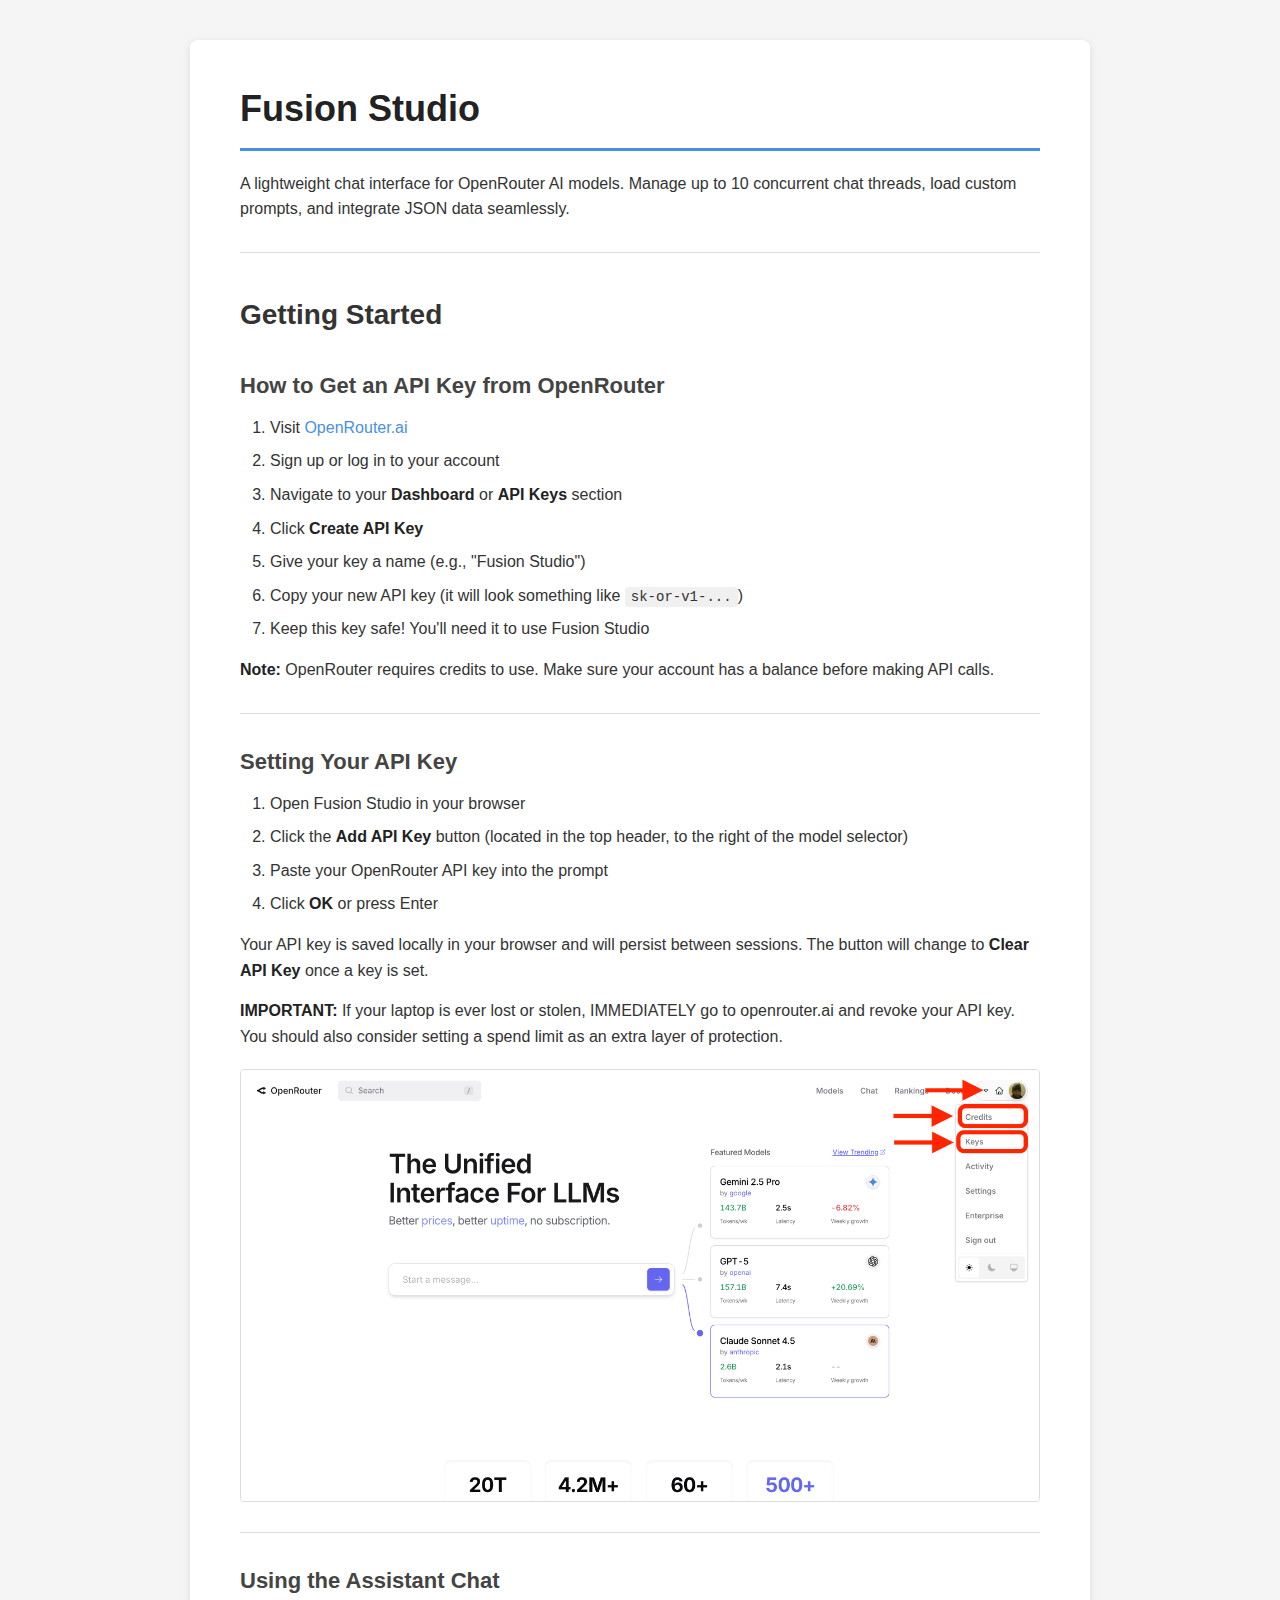
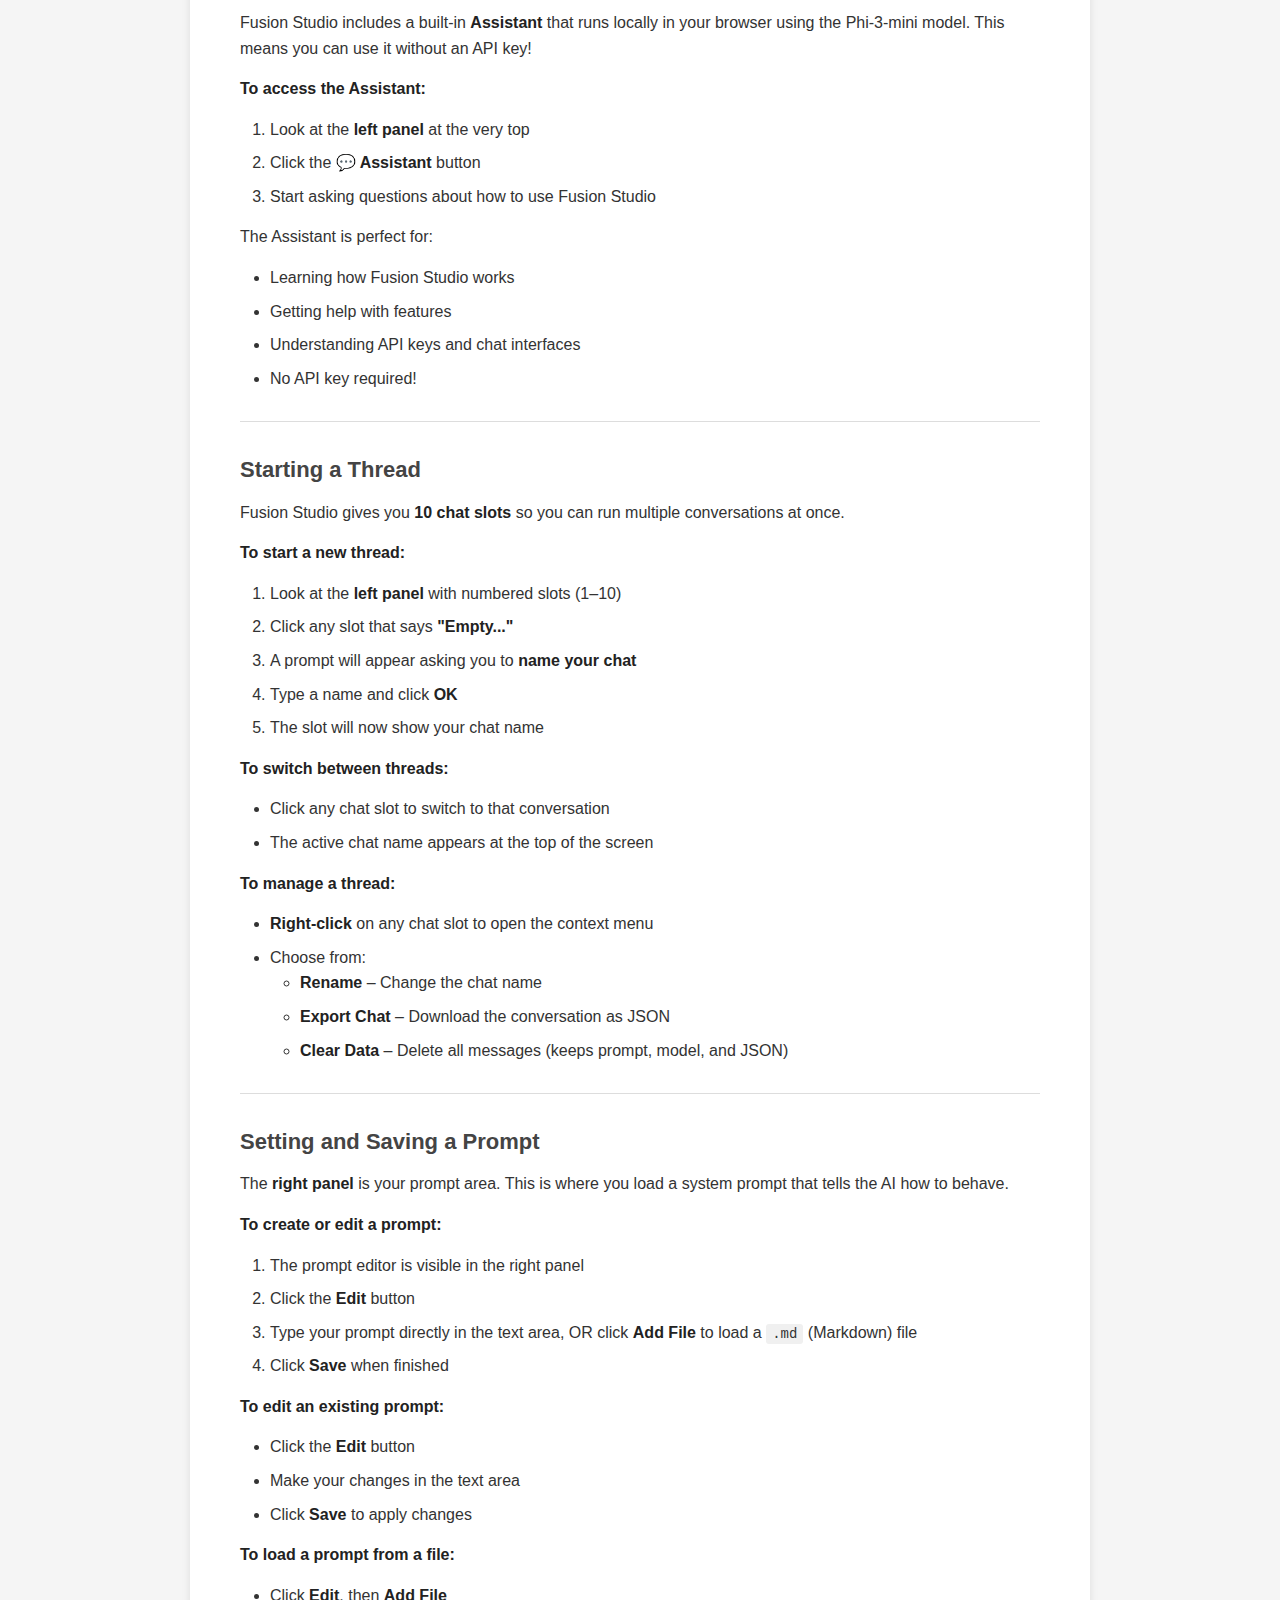
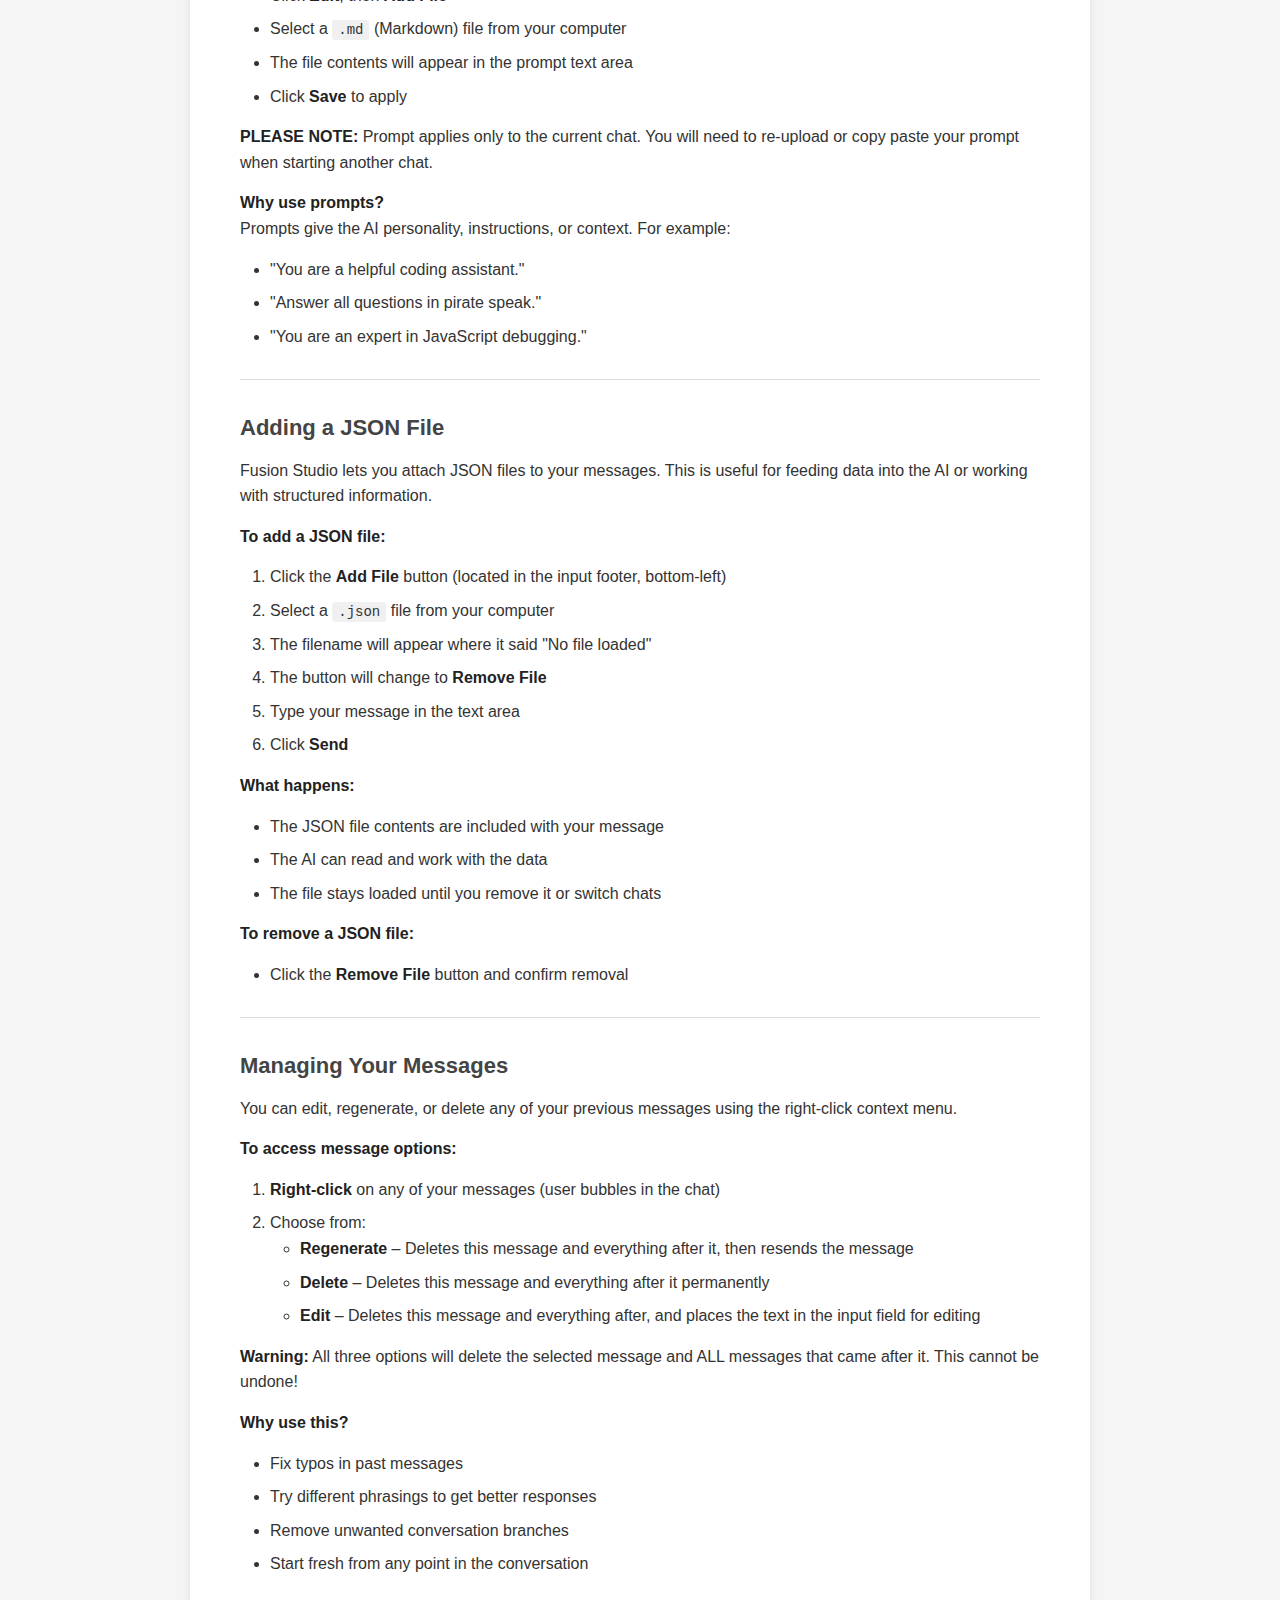
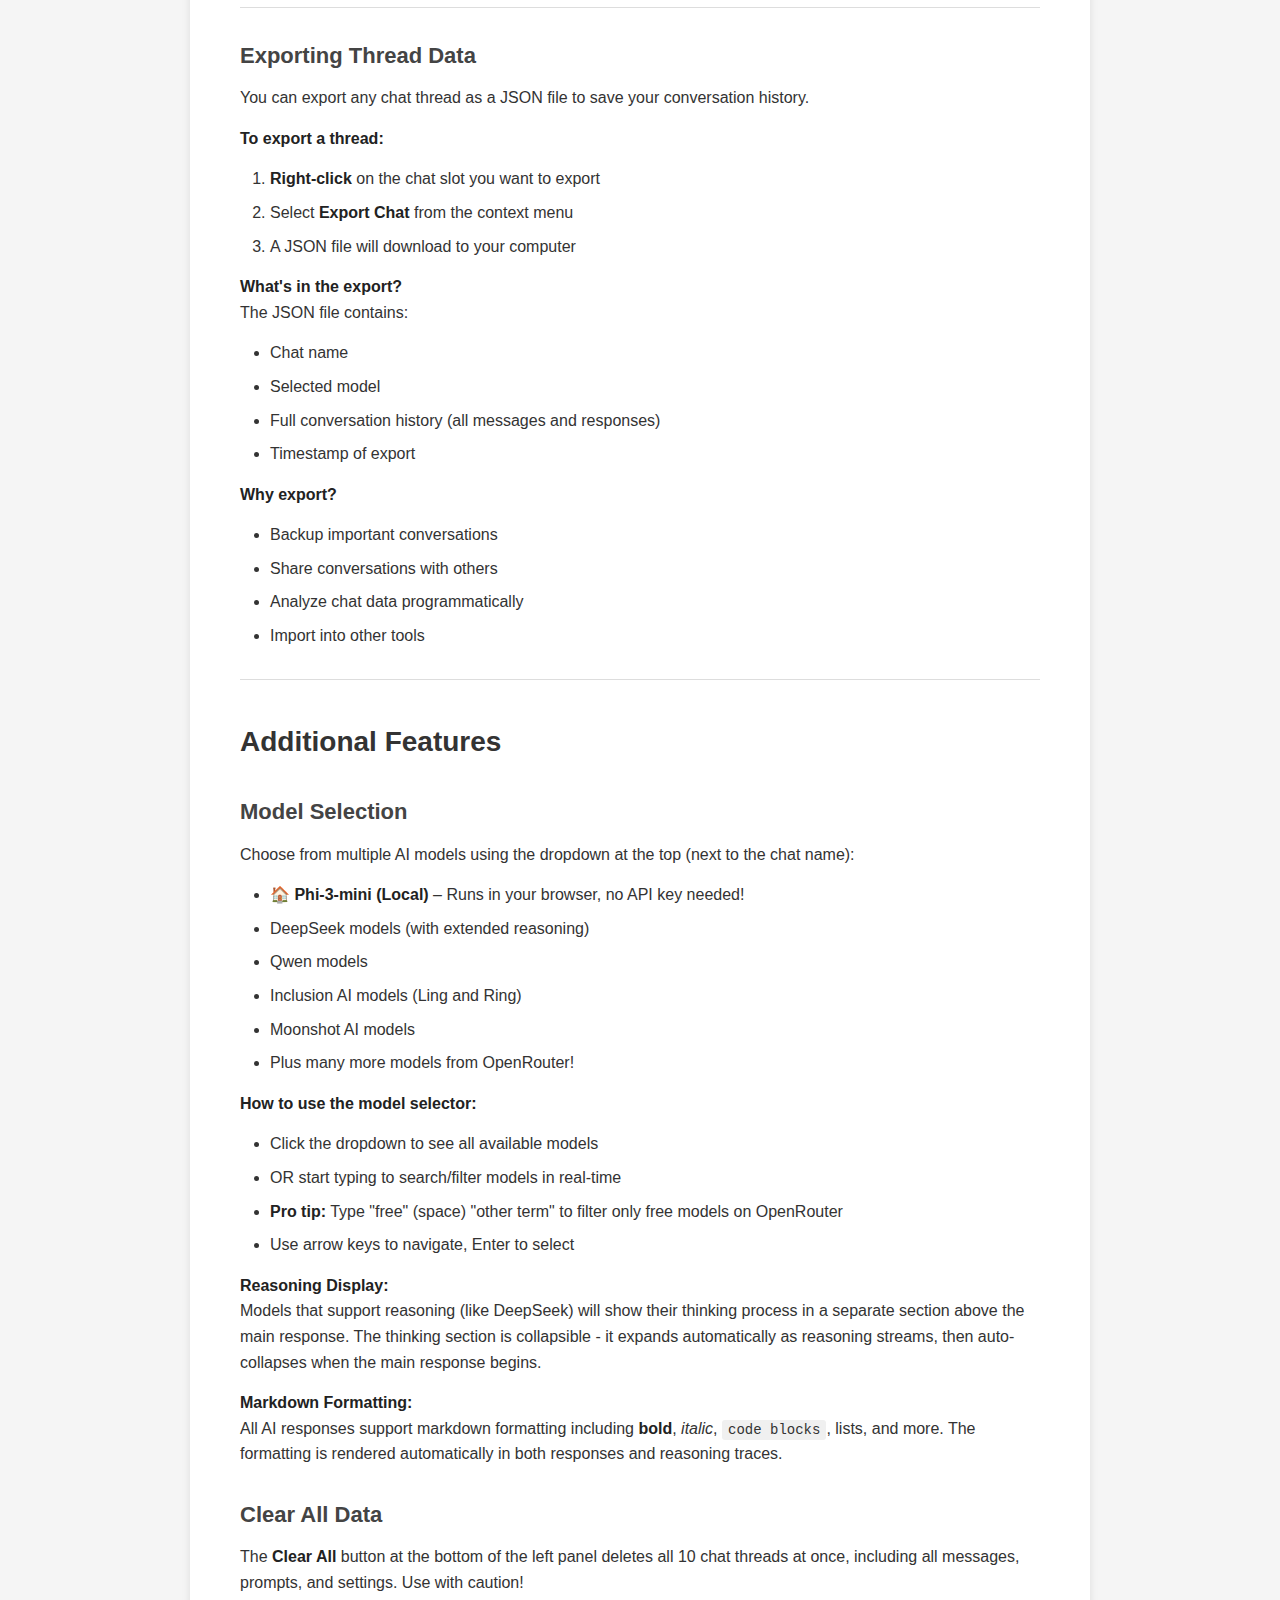
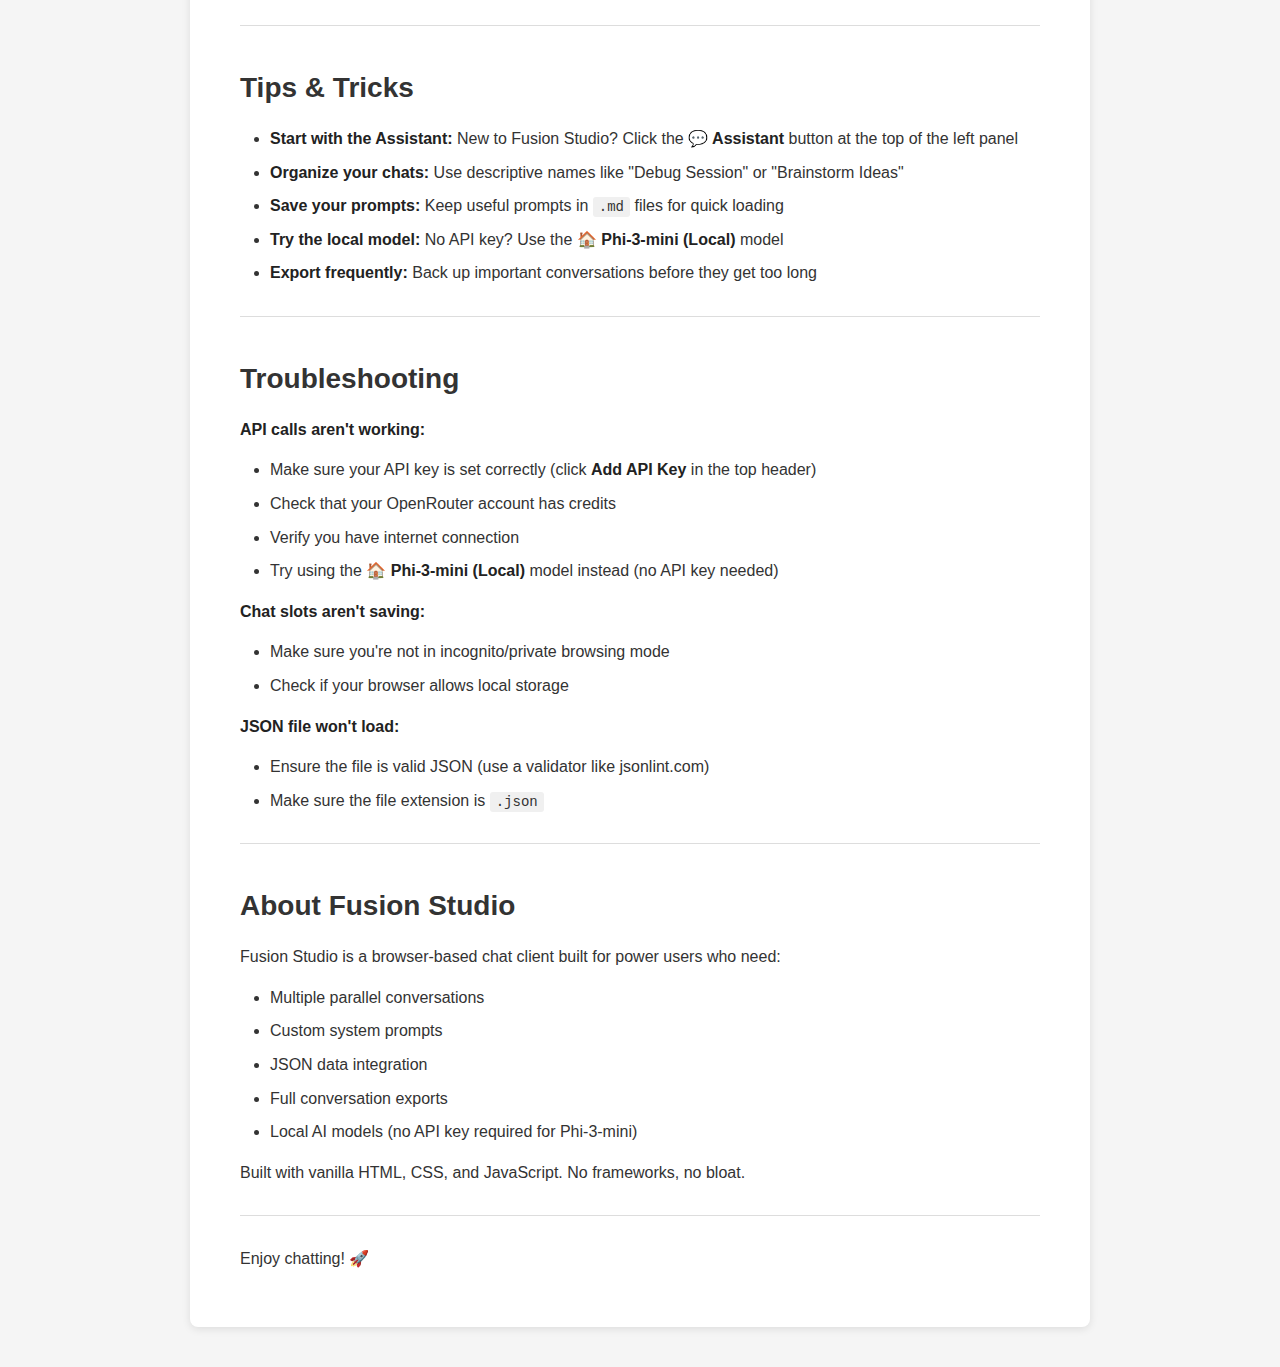
<file: readme.html>
<!DOCTYPE html>
<html lang="en">
<head>
    <meta charset="UTF-8">
    <meta name="viewport" content="width=device-width, initial-scale=1.0">
    <title>Fusion Studio - README</title>
    <style>
        * {
            margin: 0;
            padding: 0;
            box-sizing: border-box;
        }
        
        body {
            font-family: -apple-system, BlinkMacSystemFont, 'Segoe UI', Arial, sans-serif;
            line-height: 1.6;
            color: #333;
            background-color: #f5f5f5;
            padding: 40px 20px;
        }
        
        .container {
            max-width: 900px;
            margin: 0 auto;
            background: white;
            padding: 40px 50px;
            border-radius: 8px;
            box-shadow: 0 2px 8px rgba(0,0,0,0.1);
        }
        
        h1 {
            font-size: 36px;
            margin-bottom: 20px;
            color: #222;
            border-bottom: 3px solid #4a90e2;
            padding-bottom: 10px;
        }
        
        h2 {
            font-size: 28px;
            margin-top: 40px;
            margin-bottom: 15px;
            color: #333;
        }
        
        h3 {
            font-size: 22px;
            margin-top: 30px;
            margin-bottom: 12px;
            color: #444;
        }
        
        p {
            margin-bottom: 15px;
        }
        
        ul, ol {
            margin-left: 30px;
            margin-bottom: 15px;
        }
        
        li {
            margin-bottom: 8px;
        }
        
        code {
            background-color: #f0f0f0;
            padding: 2px 6px;
            border-radius: 3px;
            font-family: 'Courier New', monospace;
            font-size: 14px;
        }
        
        strong {
            font-weight: 600;
            color: #222;
        }
        
        a {
            color: #4a90e2;
            text-decoration: none;
        }
        
        a:hover {
            text-decoration: underline;
        }
        
        hr {
            border: none;
            border-top: 1px solid #ddd;
            margin: 30px 0;
        }
        
        img {
            max-width: 100%;
            height: auto;
            display: block;
            margin: 20px 0;
            border: 1px solid #ddd;
            border-radius: 4px;
        }
    </style>
</head>
<body>
    <div class="container">
        <h1>Fusion Studio</h1>
        <p>A lightweight chat interface for OpenRouter AI models. Manage up to 10 concurrent chat threads, load custom prompts, and integrate JSON data seamlessly.</p>
        
        <hr>
        
        <h2>Getting Started</h2>
        
        <h3>How to Get an API Key from OpenRouter</h3>
        <ol>
            <li>Visit <a href="https://openrouter.ai/" target="_blank">OpenRouter.ai</a></li>
            <li>Sign up or log in to your account</li>
            <li>Navigate to your <strong>Dashboard</strong> or <strong>API Keys</strong> section</li>
            <li>Click <strong>Create API Key</strong></li>
            <li>Give your key a name (e.g., "Fusion Studio")</li>
            <li>Copy your new API key (it will look something like <code>sk-or-v1-...</code>)</li>
            <li>Keep this key safe! You'll need it to use Fusion Studio</li>
        </ol>
        <p><strong>Note:</strong> OpenRouter requires credits to use. Make sure your account has a balance before making API calls.</p>
        
        <hr>
        
        <h3>Setting Your API Key</h3>
        <ol>
            <li>Open Fusion Studio in your browser</li>
            <li>Click the <strong>Add API Key</strong> button (located in the top header, to the right of the model selector)</li>
            <li>Paste your OpenRouter API key into the prompt</li>
            <li>Click <strong>OK</strong> or press Enter</li>
        </ol>
        <p>Your API key is saved locally in your browser and will persist between sessions. The button will change to <strong>Clear API Key</strong> once a key is set.</p>
        <p><strong>IMPORTANT:</strong> If your laptop is ever lost or stolen, IMMEDIATELY go to openrouter.ai and revoke your API key. You should also consider setting a spend limit as an extra layer of protection.</p>
        
        <img src="images/image.png" alt="API Key Setup">
        
        <hr>
        
        <h3>Using the Assistant Chat</h3>
        <p>Fusion Studio includes a built-in <strong>Assistant</strong> that runs locally in your browser using the Phi-3-mini model. This means you can use it without an API key!</p>
        
        <p><strong>To access the Assistant:</strong></p>
        <ol>
            <li>Look at the <strong>left panel</strong> at the very top</li>
            <li>Click the <strong>💬 Assistant</strong> button</li>
            <li>Start asking questions about how to use Fusion Studio</li>
        </ol>
        
        <p>The Assistant is perfect for:</p>
        <ul>
            <li>Learning how Fusion Studio works</li>
            <li>Getting help with features</li>
            <li>Understanding API keys and chat interfaces</li>
            <li>No API key required!</li>
        </ul>
        
        <hr>
        
        <h3>Starting a Thread</h3>
        <p>Fusion Studio gives you <strong>10 chat slots</strong> so you can run multiple conversations at once.</p>
        
        <p><strong>To start a new thread:</strong></p>
        <ol>
            <li>Look at the <strong>left panel</strong> with numbered slots (1–10)</li>
            <li>Click any slot that says <strong>"Empty..."</strong></li>
            <li>A prompt will appear asking you to <strong>name your chat</strong></li>
            <li>Type a name and click <strong>OK</strong></li>
            <li>The slot will now show your chat name</li>
        </ol>
        
        <p><strong>To switch between threads:</strong></p>
        <ul>
            <li>Click any chat slot to switch to that conversation</li>
            <li>The active chat name appears at the top of the screen</li>
        </ul>
        
        <p><strong>To manage a thread:</strong></p>
        <ul>
            <li><strong>Right-click</strong> on any chat slot to open the context menu</li>
            <li>Choose from:
                <ul>
                    <li><strong>Rename</strong> – Change the chat name</li>
                    <li><strong>Export Chat</strong> – Download the conversation as JSON</li>
                    <li><strong>Clear Data</strong> – Delete all messages (keeps prompt, model, and JSON)</li>
                </ul>
            </li>
        </ul>
        
        <hr>
        
        <h3>Setting and Saving a Prompt</h3>
        <p>The <strong>right panel</strong> is your prompt area. This is where you load a system prompt that tells the AI how to behave.</p>
        
        <p><strong>To create or edit a prompt:</strong></p>
        <ol>
            <li>The prompt editor is visible in the right panel</li>
            <li>Click the <strong>Edit</strong> button</li>
            <li>Type your prompt directly in the text area, OR click <strong>Add File</strong> to load a <code>.md</code> (Markdown) file</li>
            <li>Click <strong>Save</strong> when finished</li>
        </ol>
        
        <p><strong>To edit an existing prompt:</strong></p>
        <ul>
            <li>Click the <strong>Edit</strong> button</li>
            <li>Make your changes in the text area</li>
            <li>Click <strong>Save</strong> to apply changes</li>
        </ul>
        
        <p><strong>To load a prompt from a file:</strong></p>
        <ul>
            <li>Click <strong>Edit</strong>, then <strong>Add File</strong></li>
            <li>Select a <code>.md</code> (Markdown) file from your computer</li>
            <li>The file contents will appear in the prompt text area</li>
            <li>Click <strong>Save</strong> to apply</li>
        </ul>
        
        <p><strong>PLEASE NOTE:</strong> Prompt applies only to the current chat. You will need to re-upload or copy paste your prompt when starting another chat.</p>
        
        <p><strong>Why use prompts?</strong><br>
        Prompts give the AI personality, instructions, or context. For example:</p>
        <ul>
            <li>"You are a helpful coding assistant."</li>
            <li>"Answer all questions in pirate speak."</li>
            <li>"You are an expert in JavaScript debugging."</li>
        </ul>
        
        <hr>
        
        <h3>Adding a JSON File</h3>
        <p>Fusion Studio lets you attach JSON files to your messages. This is useful for feeding data into the AI or working with structured information.</p>
        
        <p><strong>To add a JSON file:</strong></p>
        <ol>
            <li>Click the <strong>Add File</strong> button (located in the input footer, bottom-left)</li>
            <li>Select a <code>.json</code> file from your computer</li>
            <li>The filename will appear where it said "No file loaded"</li>
            <li>The button will change to <strong>Remove File</strong></li>
            <li>Type your message in the text area</li>
            <li>Click <strong>Send</strong></li>
        </ol>
        
        <p><strong>What happens:</strong></p>
        <ul>
            <li>The JSON file contents are included with your message</li>
            <li>The AI can read and work with the data</li>
            <li>The file stays loaded until you remove it or switch chats</li>
        </ul>
        
        <p><strong>To remove a JSON file:</strong></p>
        <ul>
            <li>Click the <strong>Remove File</strong> button and confirm removal</li>
        </ul>
        
        <hr>
        
        <h3>Managing Your Messages</h3>
        <p>You can edit, regenerate, or delete any of your previous messages using the right-click context menu.</p>
        
        <p><strong>To access message options:</strong></p>
        <ol>
            <li><strong>Right-click</strong> on any of your messages (user bubbles in the chat)</li>
            <li>Choose from:
                <ul>
                    <li><strong>Regenerate</strong> – Deletes this message and everything after it, then resends the message</li>
                    <li><strong>Delete</strong> – Deletes this message and everything after it permanently</li>
                    <li><strong>Edit</strong> – Deletes this message and everything after, and places the text in the input field for editing</li>
                </ul>
            </li>
        </ol>
        
        <p><strong>Warning:</strong> All three options will delete the selected message and ALL messages that came after it. This cannot be undone!</p>
        
        <p><strong>Why use this?</strong></p>
        <ul>
            <li>Fix typos in past messages</li>
            <li>Try different phrasings to get better responses</li>
            <li>Remove unwanted conversation branches</li>
            <li>Start fresh from any point in the conversation</li>
        </ul>
        
        <hr>
        
        <h3>Exporting Thread Data</h3>
        <p>You can export any chat thread as a JSON file to save your conversation history.</p>
        
        <p><strong>To export a thread:</strong></p>
        <ol>
            <li><strong>Right-click</strong> on the chat slot you want to export</li>
            <li>Select <strong>Export Chat</strong> from the context menu</li>
            <li>A JSON file will download to your computer</li>
        </ol>
        
        <p><strong>What's in the export?</strong><br>
        The JSON file contains:</p>
        <ul>
            <li>Chat name</li>
            <li>Selected model</li>
            <li>Full conversation history (all messages and responses)</li>
            <li>Timestamp of export</li>
        </ul>
        
        <p><strong>Why export?</strong></p>
        <ul>
            <li>Backup important conversations</li>
            <li>Share conversations with others</li>
            <li>Analyze chat data programmatically</li>
            <li>Import into other tools</li>
        </ul>
        
        <hr>
        
        <h2>Additional Features</h2>
        
        <h3>Model Selection</h3>
        <p>Choose from multiple AI models using the dropdown at the top (next to the chat name):</p>
        <ul>
            <li><strong>🏠 Phi-3-mini (Local)</strong> – Runs in your browser, no API key needed!</li>
            <li>DeepSeek models (with extended reasoning)</li>
            <li>Qwen models</li>
            <li>Inclusion AI models (Ling and Ring)</li>
            <li>Moonshot AI models</li>
            <li>Plus many more models from OpenRouter!</li>
        </ul>
        
        <p><strong>How to use the model selector:</strong></p>
        <ul>
            <li>Click the dropdown to see all available models</li>
            <li>OR start typing to search/filter models in real-time</li>
            <li><strong>Pro tip:</strong> Type "free" (space) "other term" to filter only free models on OpenRouter</li>
            <li>Use arrow keys to navigate, Enter to select</li>
        </ul>
        
        <p><strong>Reasoning Display:</strong><br>
        Models that support reasoning (like DeepSeek) will show their thinking process in a separate section above the main response. The thinking section is collapsible - it expands automatically as reasoning streams, then auto-collapses when the main response begins.</p>
        
        <p><strong>Markdown Formatting:</strong><br>
        All AI responses support markdown formatting including <strong>bold</strong>, <em>italic</em>, <code>code blocks</code>, lists, and more. The formatting is rendered automatically in both responses and reasoning traces.</p>
        
        <h3>Clear All Data</h3>
        <p>The <strong>Clear All</strong> button at the bottom of the left panel deletes all 10 chat threads at once, including all messages, prompts, and settings. Use with caution!</p>
        
        <hr>
        
        <h2>Tips & Tricks</h2>
        <ul>
            <li><strong>Start with the Assistant:</strong> New to Fusion Studio? Click the <strong>💬 Assistant</strong> button at the top of the left panel</li>
            <li><strong>Organize your chats:</strong> Use descriptive names like "Debug Session" or "Brainstorm Ideas"</li>
            <li><strong>Save your prompts:</strong> Keep useful prompts in <code>.md</code> files for quick loading</li>
            <li><strong>Try the local model:</strong> No API key? Use the <strong>🏠 Phi-3-mini (Local)</strong> model</li>
            <li><strong>Export frequently:</strong> Back up important conversations before they get too long</li>
        </ul>
        
        <hr>
        
        <h2>Troubleshooting</h2>
        
        <p><strong>API calls aren't working:</strong></p>
        <ul>
            <li>Make sure your API key is set correctly (click <strong>Add API Key</strong> in the top header)</li>
            <li>Check that your OpenRouter account has credits</li>
            <li>Verify you have internet connection</li>
            <li>Try using the <strong>🏠 Phi-3-mini (Local)</strong> model instead (no API key needed)</li>
        </ul>
        
        <p><strong>Chat slots aren't saving:</strong></p>
        <ul>
            <li>Make sure you're not in incognito/private browsing mode</li>
            <li>Check if your browser allows local storage</li>
        </ul>
        
        <p><strong>JSON file won't load:</strong></p>
        <ul>
            <li>Ensure the file is valid JSON (use a validator like jsonlint.com)</li>
            <li>Make sure the file extension is <code>.json</code></li>
        </ul>
        
        <hr>
        
        <h2>About Fusion Studio</h2>
        <p>Fusion Studio is a browser-based chat client built for power users who need:</p>
        <ul>
            <li>Multiple parallel conversations</li>
            <li>Custom system prompts</li>
            <li>JSON data integration</li>
            <li>Full conversation exports</li>
            <li>Local AI models (no API key required for Phi-3-mini)</li>
        </ul>
        <p>Built with vanilla HTML, CSS, and JavaScript. No frameworks, no bloat.</p>
        
        <hr>
        
        <p>Enjoy chatting! 🚀</p>
    </div>
</body>
</html>
</file>
